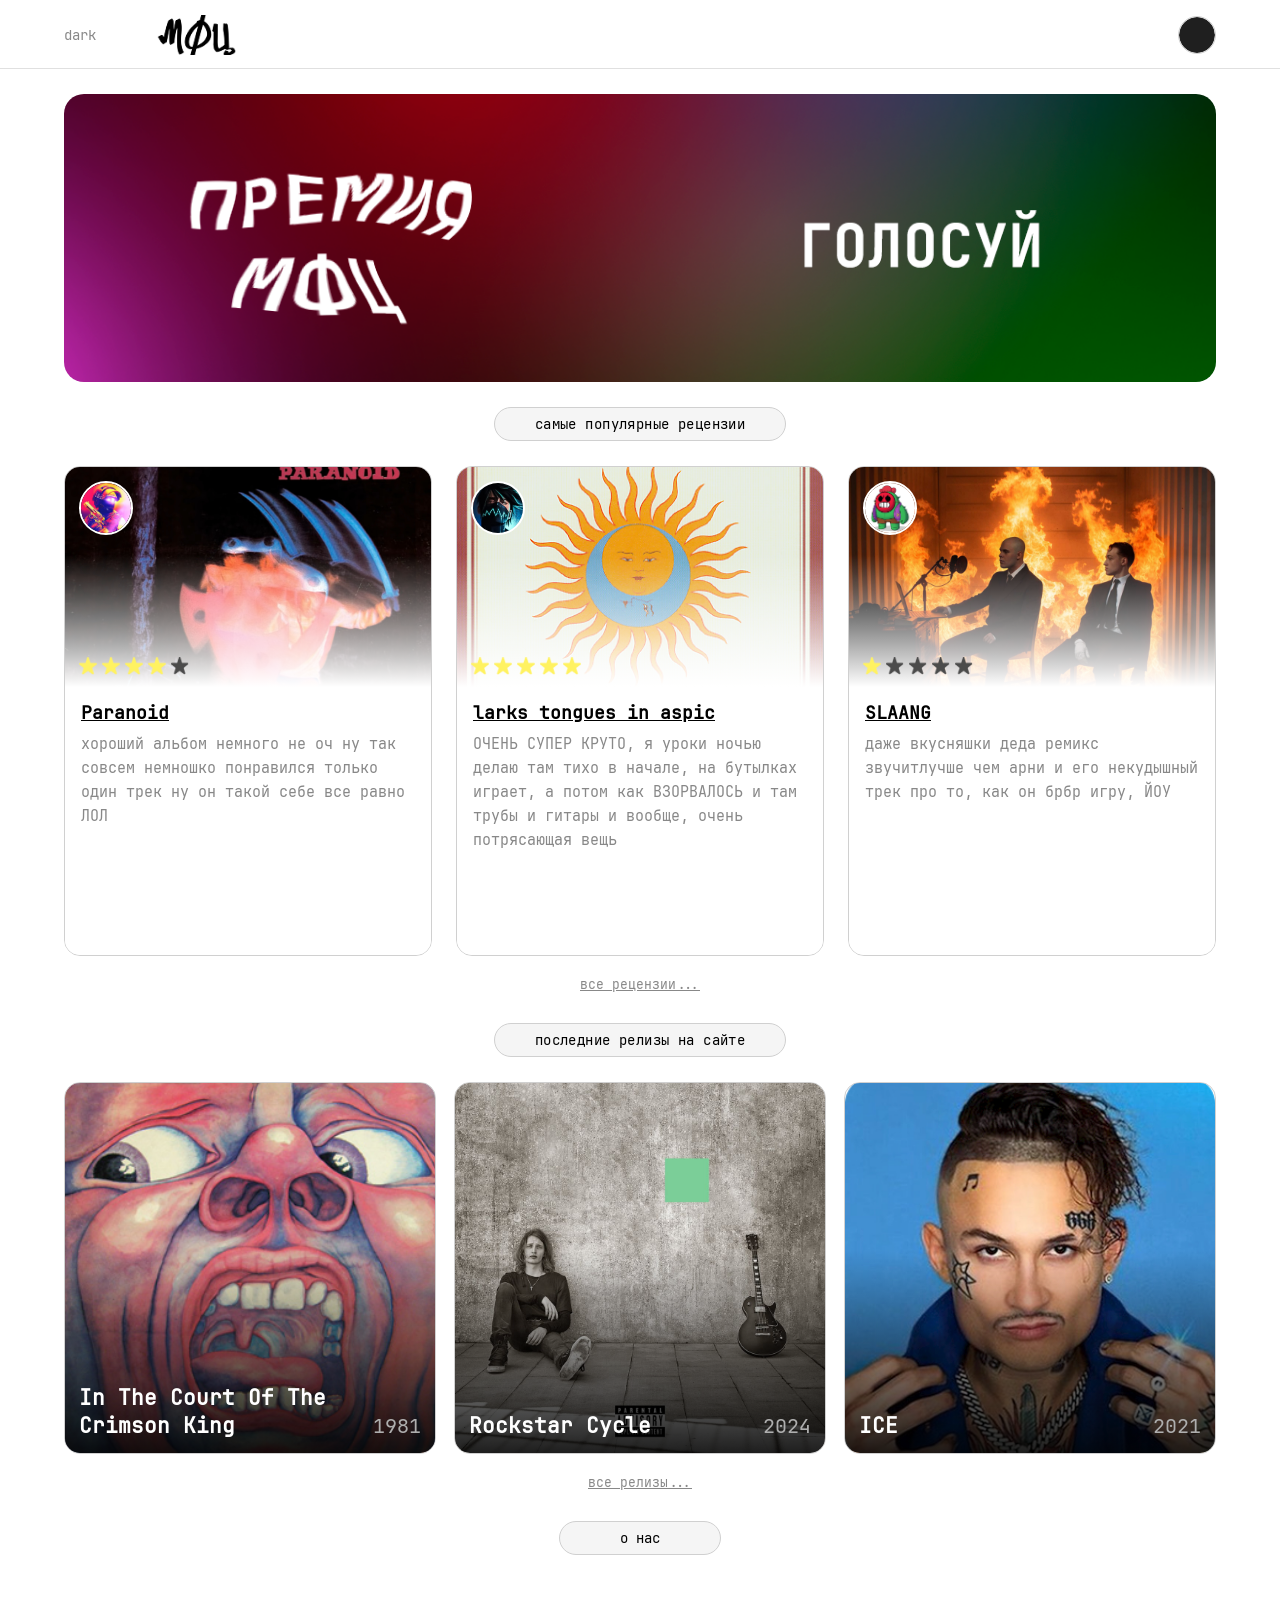
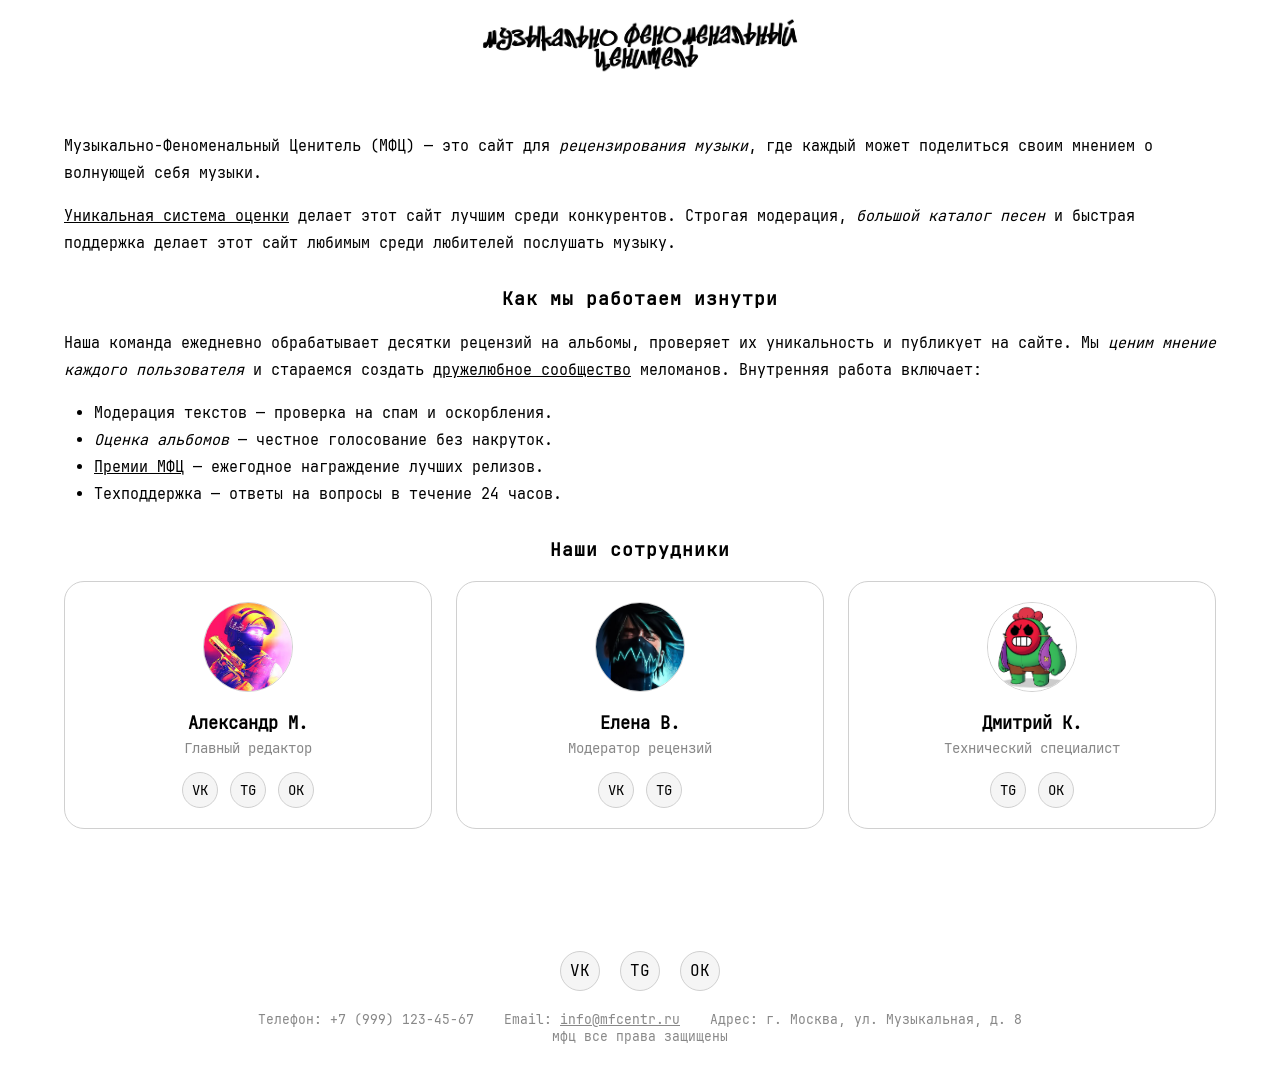
<file: index.html>
<!DOCTYPE html>
<html lang="ru">
<head>
    <meta charset="UTF-8">
    <meta name="viewport" content="width=device-width, initial-scale=1.0">
    <meta name="description" content="Главная страница музыкального портала МФЦ: популярные рецензии, последние релизы, информация о проекте.">
    <meta name="keywords" content="музыка, рецензии, главная, МФЦ, портал, популярные рецензии, последние релизы, музыкальный портал, рецензии на альбомы">
    <meta http-equiv="Cache-Control" content="max-age=86400">
    <meta http-equiv="Expires" content="1 day">
    <title>МФЦ — Главная</title>
    <link rel="stylesheet" href="style.css">
    <script src="js/theme.js" defer></script>
</head>
<body>

<header class="nav-panel">
    <div class="nav-panel-bg"></div>
    <div class="main-nav-panel">
        <div class="nav-left">
            <button class="theme-toggle">light</button>
            <a href="index.html" class="logo" itemscope itemtype="https://schema.org/Organization">
                <img id="logo-img" src="img/logo_dark.png" alt="Логотип МФЦ" itemprop="logo">
                <meta itemprop="name" content="Музыкально-Феноменальный Ценитель (МФЦ)">
                <meta itemprop="url" content="https://mfcentr.ru/">
                <meta itemprop="sameAs" content="https://vk.com/mfc">
                <meta itemprop="sameAs" content="https://t.me/mfc">
            </a>
        </div>
        <a href="cabinet.html" class="account-link">
            <div class="account">
                <img src="img/avatar.png" alt="Аватар профиля">
            </div>
        </a>
    </div>
</header>

<main>
    <div class="container">
        <div class="premii">
            <a href="premii.html">
                <img src="img/premiya.png" alt="Премия МФЦ 2026">
            </a>
        </div>

        <div class="zagolovok"><p>самые популярные рецензии</p></div>
        <div class="recenzii">
            <div class="recenz-card">
                <div class="card-media">
                    <img class="card-img" src="img/covers/black_sabbath_cover.jpg" alt="Обложка Black Sabbath Paranoid">
                    <div class="card-gradient"></div>
                    <div class="card-stars">
                        <img src="img/star_full.png" alt="Звезда полная">
                        <img src="img/star_full.png" alt="Звезда полная">
                        <img src="img/star_full.png" alt="Звезда полная">
                        <img src="img/star_full.png" alt="Звезда полная">
                        <img src="img/star_empty.png" alt="Звезда пустая">
                    </div>
                </div>
                <img class="card-profile" src="img/avatars/standof_ava.jpg" alt="Аватар standof">
                <div class="card-content">
                    <p class="card-title">Paranoid</p>
                    <p class="card-description">хороший альбом немного не оч ну так совсем немношко понравился только один трек ну он такой себе все равно ЛОЛ</p>
                </div>
            </div>
            <div class="recenz-card">
                <div class="card-media">
                    <img class="card-img" src="img/covers/Larks_tongues_in_aspic_album_cover.jpg" alt="Обложка Larks Tongues in Aspic">
                    <div class="card-gradient"></div>
                    <div class="card-stars">
                        <img src="img/star_full.png" alt="Звезда полная">
                        <img src="img/star_full.png" alt="Звезда полная">
                        <img src="img/star_full.png" alt="Звезда полная">
                        <img src="img/star_full.png" alt="Звезда полная">
                        <img src="img/star_full.png" alt="Звезда полная">
                    </div>
                </div>
                <img class="card-profile" src="img/avatars/krutaya_ava.png" alt="Аватар krutaya_ava">
                <div class="card-content">
                    <p class="card-title">larks tongues in aspic</p>
                    <p class="card-description">ОЧЕНЬ СУПЕР КРУТО, я уроки ночью делаю там тихо в начале, на бутылках играет, а потом как ВЗОРВАЛОСЬ и там трубы и гитары и вообще, очень потрясающая вещь</p>
                </div>
            </div>
            <div class="recenz-card">
                <div class="card-media">
                    <img class="card-img" src="img/covers/Slaang.jpg" alt="Обложка SLAANG">
                    <div class="card-gradient"></div>
                    <div class="card-stars">
                        <img src="img/star_full.png" alt="Звезда полная">
                        <img src="img/star_empty.png" alt="Звезда пустая">
                        <img src="img/star_empty.png" alt="Звезда пустая">
                        <img src="img/star_empty.png" alt="Звезда пустая">
                        <img src="img/star_empty.png" alt="Звезда пустая">
                    </div>
                </div>
                <img class="card-profile" src="img/avatars/spike.png" alt="Аватар spike">
                <div class="card-content">
                    <p class="card-title">SLAANG</p>
                    <p class="card-description">даже вкусняшки деда ремикс звучитлучше чем арни и его некудышный трек про то, как он брбр игру, ЙОУ</p>
                </div>
            </div>
        </div>
        <a class="vse-link" href="recenzii.html">все рецензии...</a>

        <div class="zagolovok"><p>последние релизы на сайте</p></div>
        <div class="relizy">
            <div class="reliz-card">
                <img class="reliz-img" src="img/covers/crimson_king.jpeg" alt="Обложка In The Court Of The Crimson King">
                <div class="reliz-gradient"></div>
                <div class="reliz-info"><p class="reliz-title">In The Court Of The Crimson King</p><p class="reliz-year">1981</p></div>
            </div>
            <a href="album.html">
                <div class="reliz-card">
                    <img class="reliz-img" src="img/covers/rockstar_cycle.jpg" alt="Обложка Rockstar Cycle">
                    <div class="reliz-gradient"></div>
                    <div class="reliz-info"><p class="reliz-title">Rockstar Cycle</p><p class="reliz-year">2024</p></div>
                </div>
            </a>
            <div class="reliz-card">
                <img class="reliz-img" src="img/covers/ice.png" alt="Обложка ICE">
                <div class="reliz-gradient"></div>
                <div class="reliz-info"><p class="reliz-title">ICE</p><p class="reliz-year">2021</p></div>
            </div>
        </div>
        <a class="vse-link" href="katalog.html">все релизы...</a>


        
         <div class="o-nas-section" itemscope itemtype="https://schema.org/Organization">
            <h2 class="o-nas-btn" itemprop="name">о нас</h2>

            <img id="big-logo-img" class="o-nas-title" src="img/big_logo_dark.png" alt="Большой логотип МФЦ" itemprop="logo">

            <div itemprop="description">
                <p class="o-nas-text"><strong>Музыкально-Феноменальный Ценитель (МФЦ)</strong> — это сайт для <em>рецензирования музыки</em>, где каждый может поделиться своим мнением о волнующей себя музыки.</p>
                <p class="o-nas-text"><u>Уникальная система оценки</u> делает этот сайт лучшим среди конкурентов. <strong>Строгая модерация</strong>, <em>большой каталог песен</em> и <strong>быстрая поддержка</strong> делает этот сайт любимым среди любителей послушать музыку.</p>
            </div>

            <h3 class="team-title" itemprop="alternativeHeadline">Как мы работаем изнутри</h3>
            <p class="o-nas-text">Наша команда ежедневно обрабатывает десятки <strong>рецензий на альбомы</strong>, проверяет их уникальность и публикует на сайте. Мы <em>ценим мнение каждого пользователя</em> и стараемся создать <u>дружелюбное сообщество</u> меломанов. Внутренняя работа включает:</p>
            <ul class="o-nas-text" style="margin-left: 30px; margin-bottom: 20px;">
                <li><strong>Модерация текстов</strong> — проверка на спам и оскорбления.</li>
                <li><em>Оценка альбомов</em> — честное голосование без накруток.</li>
                <li><u>Премии МФЦ</u> — ежегодное награждение лучших релизов.</li>
                <li><strong>Техподдержка</strong> — ответы на вопросы в течение 24 часов.</li>
            </ul>

            <h3 class="team-title">Наши сотрудники</h3>
            <div class="team-grid">
                <div class="team-card" itemscope itemtype="https://schema.org/Person" itemprop="employee">
                    <img class="team-avatar" src="img/avatars/standof_ava.jpg" alt="Аватар Александра" itemprop="image">
                    <div class="team-name" itemprop="name">Александр М.</div>
                    <div class="team-role" itemprop="jobTitle">Главный редактор</div>
                    <div class="social-links" itemprop="sameAs">
                        <a href="https://vk.com/mfc" class="social-link" target="_blank" rel="noopener">VK</a>
                        <a href="https://t.me/mfc" class="social-link" target="_blank" rel="noopener">TG</a>
                        <a href="https://ok.ru/mfc" class="social-link" target="_blank" rel="noopener">OK</a>
                    </div>
                </div>
                <div class="team-card" itemscope itemtype="https://schema.org/Person" itemprop="employee">
                    <img class="team-avatar" src="img/avatars/krutaya_ava.png" alt="Аватар Елены" itemprop="image">
                    <div class="team-name" itemprop="name">Елена В.</div>
                    <div class="team-role" itemprop="jobTitle">Модератор рецензий</div>
                    <div class="social-links" itemprop="sameAs">
                        <a href="https://vk.com/mfc" class="social-link" target="_blank" rel="noopener">VK</a>
                        <a href="https://t.me/mfc" class="social-link" target="_blank" rel="noopener">TG</a>
                    </div>
                </div>
                <div class="team-card" itemscope itemtype="https://schema.org/Person" itemprop="employee">
                    <img class="team-avatar" src="img/avatars/spike.png" alt="Аватар Дмитрия" itemprop="image">
                    <div class="team-name" itemprop="name">Дмитрий К.</div>
                    <div class="team-role" itemprop="jobTitle">Технический специалист</div>
                    <div class="social-links" itemprop="sameAs">
                        <a href="https://t.me" class="social-link" target="_blank" rel="noopener">TG</a>
                        <a href="https://ok.ru" class="social-link" target="_blank" rel="noopener">OK</a>
                    </div>
                </div>
            </div>
        </div>
    </div>

    <footer>
        <div class="footer-social">
            <a href="https://vk.com"class="social-link" target="_blank" rel="noopener">VK</a>
            <a href="https://t.me" class="social-link" target="_blank" rel="noopener">TG</a>
            <a href="https://ok.ru" class="social-link" target="_blank" rel="noopener">OK</a>
        </div>
        <div class="footer-contacts">
            <span>Телефон: +7 (999) 123-45-67</span>
            <span>Email: <a href="mailto:info@mfcentr.ru">info@mfcentr.ru</a></span>
            <span>Адрес: г. Москва, ул. Музыкальная, д. 8</span>
        </div>
        <p>мфц все права защищены</p>
    </footer>
</main>
</body>
</html>
</file>
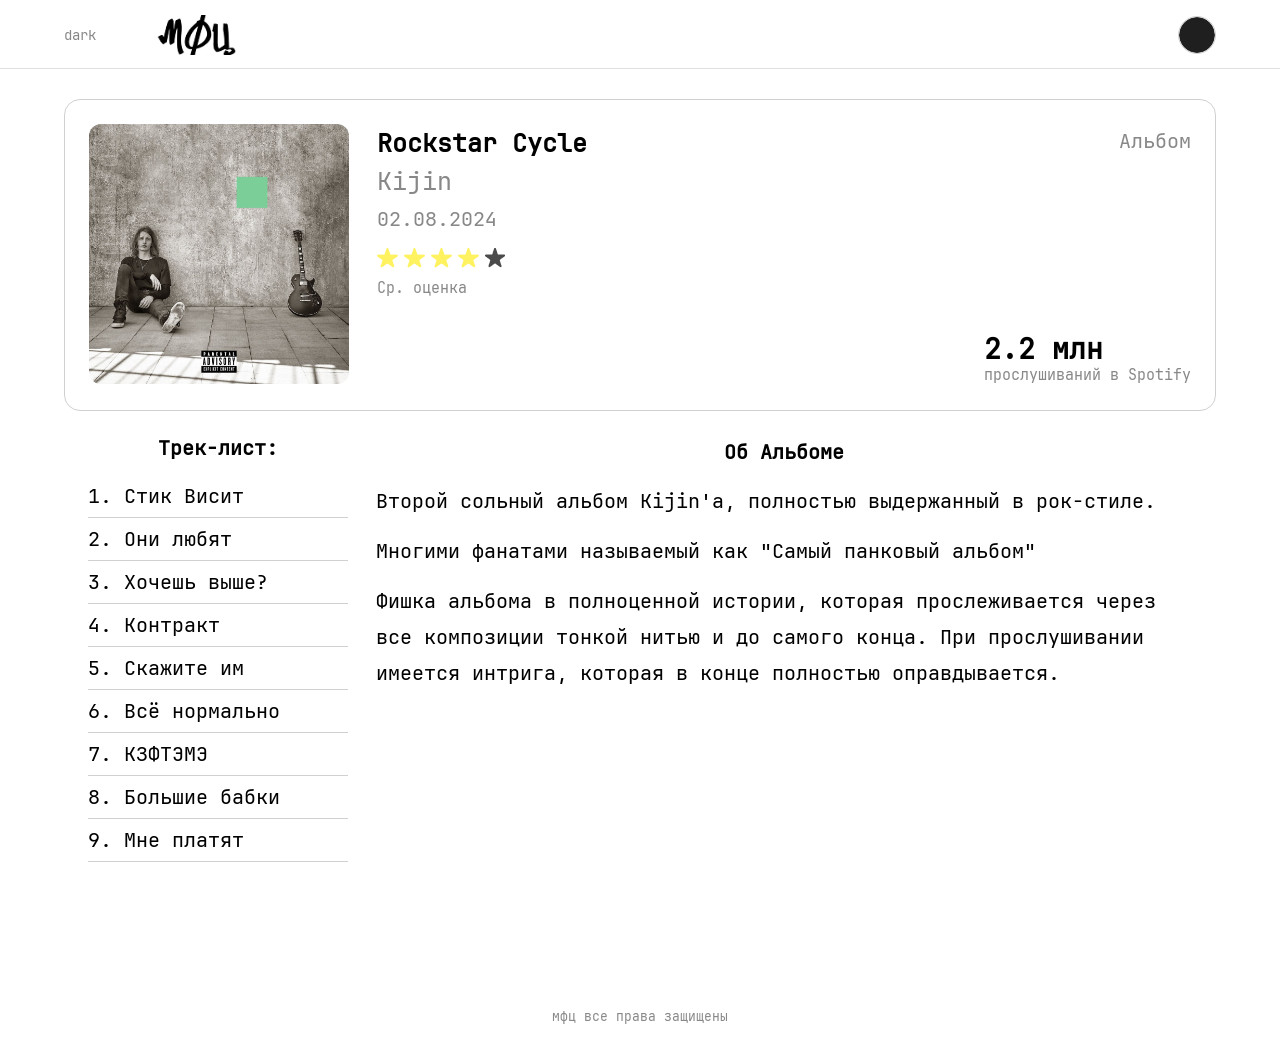
<file: album.html>
<!DOCTYPE html>
<html lang="ru">
<head>
    <meta charset="UTF-8">
    <meta name="viewport" content="width=device-width, initial-scale=1.0">
    <title>МФЦ — Rockstar Cycle</title>
    <meta name="description" content="Страница альбома Rockstar Cycle исполнителя Kijin: трек-лист, описание, средняя оценка, прослушивания.">
    <meta name="keywords" content="Rockstar Cycle, Kijin, альбом, трек-лист, рок, МФЦ, обложка, рецензия">
    <link rel="stylesheet" href="style.css">
    <script src="js/theme.js" defer></script>
</head>
<body>
    <header class="nav-panel">
        <div class="nav-panel-bg"></div>
        <div class="main-nav-panel">
            <div class="nav-left">
                <button class="theme-toggle">light</button>
                <a href="index.html" class="logo">
                    <img id="logo-img" src="img/logo_dark.png" alt="Логотип МФЦ">
                </a>
            </div>
            <a href="cabinet.html" class="account-link">
                <div class="account">
                    <img src="img/avatar.png" alt="Аватар профиля">
                </div>
            </a>
        </div>
    </header>

    <main>
        <div class="container">
            <div class="album-page">

                <div class="album-card">
                    <div class="album-cover">
                        <img src="img/covers/rockstar_cycle.jpg" alt="Обложка Rockstar Cycle">
                    </div>

                    <div class="album-info">
                        <p class="album-name">Rockstar Cycle</p>
                        <p class="album-artist">Kijin</p>
                        <p class="album-date">02.08.2024</p>

                        <div class="album-stars">
                            <img src="img/star_full.png" alt="Звезда полная">
                            <img src="img/star_full.png" alt="Звезда полная">
                            <img src="img/star_full.png" alt="Звезда полная">
                            <img src="img/star_full.png" alt="Звезда полная">
                            <img src="img/star_empty.png" alt="Звезда пустая">
                        </div>
                        <p class="album-rating-label">Ср. оценка</p>
                    </div>

                    <div class="album-meta-right">
                        <p class="album-type">Альбом</p>
                        <div>
                            <p class="album-streams-num">2.2 млн</p>
                            <p class="album-streams-label">прослушиваний в Spotify</p>
                        </div>
                    </div>
                </div>

                <div class="album-bottom">
                    <div class="tracklist-col">
                        <p class="tracklist-title">Трек-лист:</p>
                        <ol class="tracklist">
                            <li>1. Стик Висит</li>
                            <li>2. Они любят</li>
                            <li>3. Хочешь выше?</li>
                            <li>4. Контракт</li>
                            <li>5. Скажите им</li>
                            <li>6. Всё нормально</li>
                            <li>7. КЗФТЭМЭ</li>
                            <li>8. Большие бабки</li>
                            <li>9. Мне платят</li>
                        </ol>
                    </div>

                    <div class="album-about-col">
                        <p class="album-about-title">Об Альбоме</p>
                        <p class="album-about-text">Второй сольный альбом Kijin'а, полностью выдержанный в рок-стиле.</p>
                        <p class="album-about-text">Многими фанатами называемый как "Самый панковый альбом"</p>
                        <p class="album-about-text">Фишка альбома в полноценной истории, которая прослеживается через все композиции тонкой нитью и до самого конца. При прослушивании имеется интрига, которая в конце полностью оправдывается.</p>
                    </div>
                </div>

            </div>
        </div>

        <footer>
            <p>мфц все права защищены</p>
        </footer>
    </main>
</body>
</html>
</file>
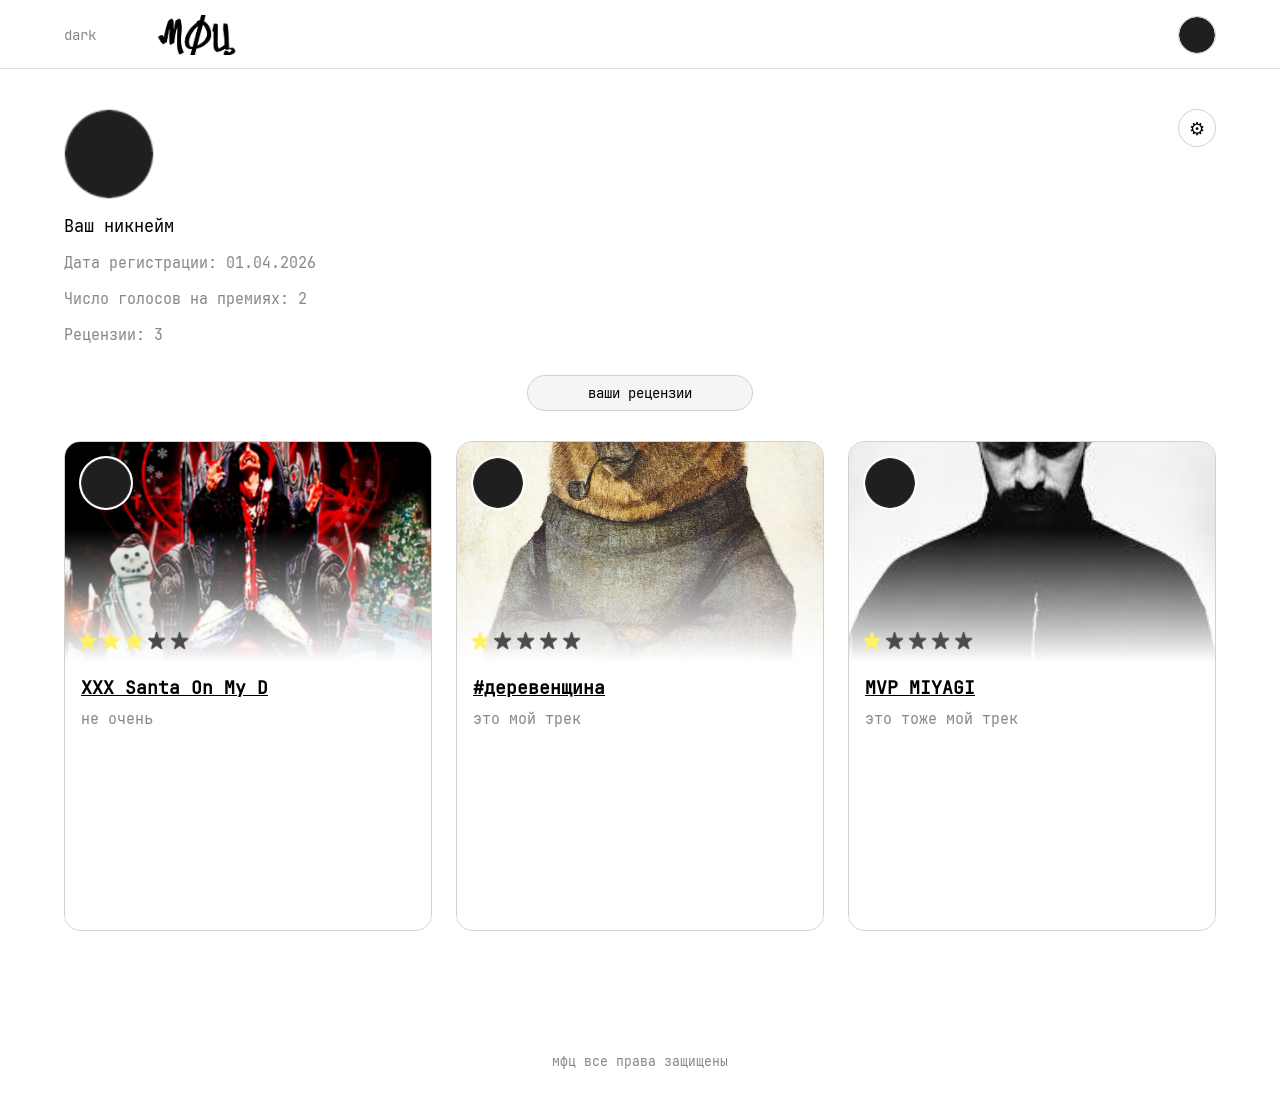
<file: cabinet.html>
<!DOCTYPE html>
<html lang="ru">
<head>
    <meta charset="UTF-8">
    <meta name="viewport" content="width=device-width, initial-scale=1.0">
    <title>МФЦ — Личный кабинет</title>
    <meta name="description" content="Личный кабинет пользователя МФЦ: ваши рецензии, статистика, настройки профиля.">
    <meta name="keywords" content="личный кабинет, профиль, рецензии, пользователь, статистика, МФЦ">
    <link rel="stylesheet" href="style.css">
    <script src="js/theme.js" defer></script>
</head>
<body>
    <header class="nav-panel">
        <div class="nav-panel-bg"></div>
        <div class="main-nav-panel">
            <div class="nav-left">
                <button class="theme-toggle">light</button>
                <a href="index.html" class="logo">
                    <img id="logo-img" src="img/logo_dark.png" alt="Логотип МФЦ">
                </a>
            </div>
            <a href="cabinet.html" class="account-link">
                <div class="account">
                    <img src="img/avatar.png" alt="Аватар профиля">
                </div>
            </a>
        </div>
    </header>

    <main>
        <div class="container">
            <div class="cabinet-top">
                <div class="cabinet-user">
                    <div class="cabinet-avatar">
                        <img src="img/avatar.png" alt="Аватар пользователя">
                    </div>
                    <p class="cabinet-name">Ваш никнейм</p>
                    <p class="cabinet-description">Дата регистрации: 01.04.2026</p>
                    <p class="cabinet-description">Число голосов на премиях: 2</p>
                    <p class="cabinet-description">Рецензии: 3</p>
                </div>
                <button class="cabinet-settings-btn" title="Настройки">⚙</button>
            </div>

            <div class="cabinet-reviews-title">ваши рецензии</div>

            <div class="recenzii">
                <div class="recenz-card">
                    <div class="card-media">
                        <img class="card-img" src="img/covers/anon_ember_xxx.png" alt="Обложка Anon Ember XXX">
                        <div class="card-gradient"></div>
                        <div class="card-stars">
                            <img src="img/star_full.png" alt="Звезда полная">
                            <img src="img/star_full.png" alt="Звезда полная">
                            <img src="img/star_full.png" alt="Звезда полная">
                            <img src="img/star_empty.png" alt="Звезда пустая">
                            <img src="img/star_empty.png" alt="Звезда пустая">
                        </div>
                    </div>
                    <img class="card-profile" src="img/avatar.png" alt="Аватар">
                    <div class="card-content">
                        <p class="card-title">XXX Santa On My D</p>
                        <p class="card-description">не очень</p>
                    </div>
                </div>

                <div class="recenz-card">
                    <div class="card-media">
                        <img class="card-img" src="img/covers/heshteg_derevenchina.jpg" alt="Обложка #деревенщина">
                        <div class="card-gradient"></div>
                        <div class="card-stars">
                            <img src="img/star_full.png" alt="Звезда полная">
                            <img src="img/star_empty.png" alt="Звезда пустая">
                            <img src="img/star_empty.png" alt="Звезда пустая">
                            <img src="img/star_empty.png" alt="Звезда пустая">
                            <img src="img/star_empty.png" alt="Звезда пустая">
                        </div>
                    </div>
                    <img class="card-profile" src="img/avatar.png" alt="Аватар">
                    <div class="card-content">
                        <p class="card-title">#деревенщина</p>
                        <p class="card-description">это мой трек</p>
                    </div>
                </div>

                <div class="recenz-card">
                    <div class="card-media">
                        <img class="card-img" src="img/covers/mvp_miyagi.jpg" alt="Обложка MVP MIYAGI">
                        <div class="card-gradient"></div>
                        <div class="card-stars">
                            <img src="img/star_full.png" alt="Звезда полная">
                            <img src="img/star_empty.png" alt="Звезда пустая">
                            <img src="img/star_empty.png" alt="Звезда пустая">
                            <img src="img/star_empty.png" alt="Звезда пустая">
                            <img src="img/star_empty.png" alt="Звезда пустая">
                        </div>
                    </div>
                    <img class="card-profile" src="img/avatar.png" alt="Аватар">
                    <div class="card-content">
                        <p class="card-title">MVP MIYAGI</p>
                        <p class="card-description">это тоже мой трек</p>
                    </div>
                </div>
            </div>
        </div>

        <footer>
            <p>мфц все права защищены</p>
        </footer>
    </main>
</body>
</html>
</file>
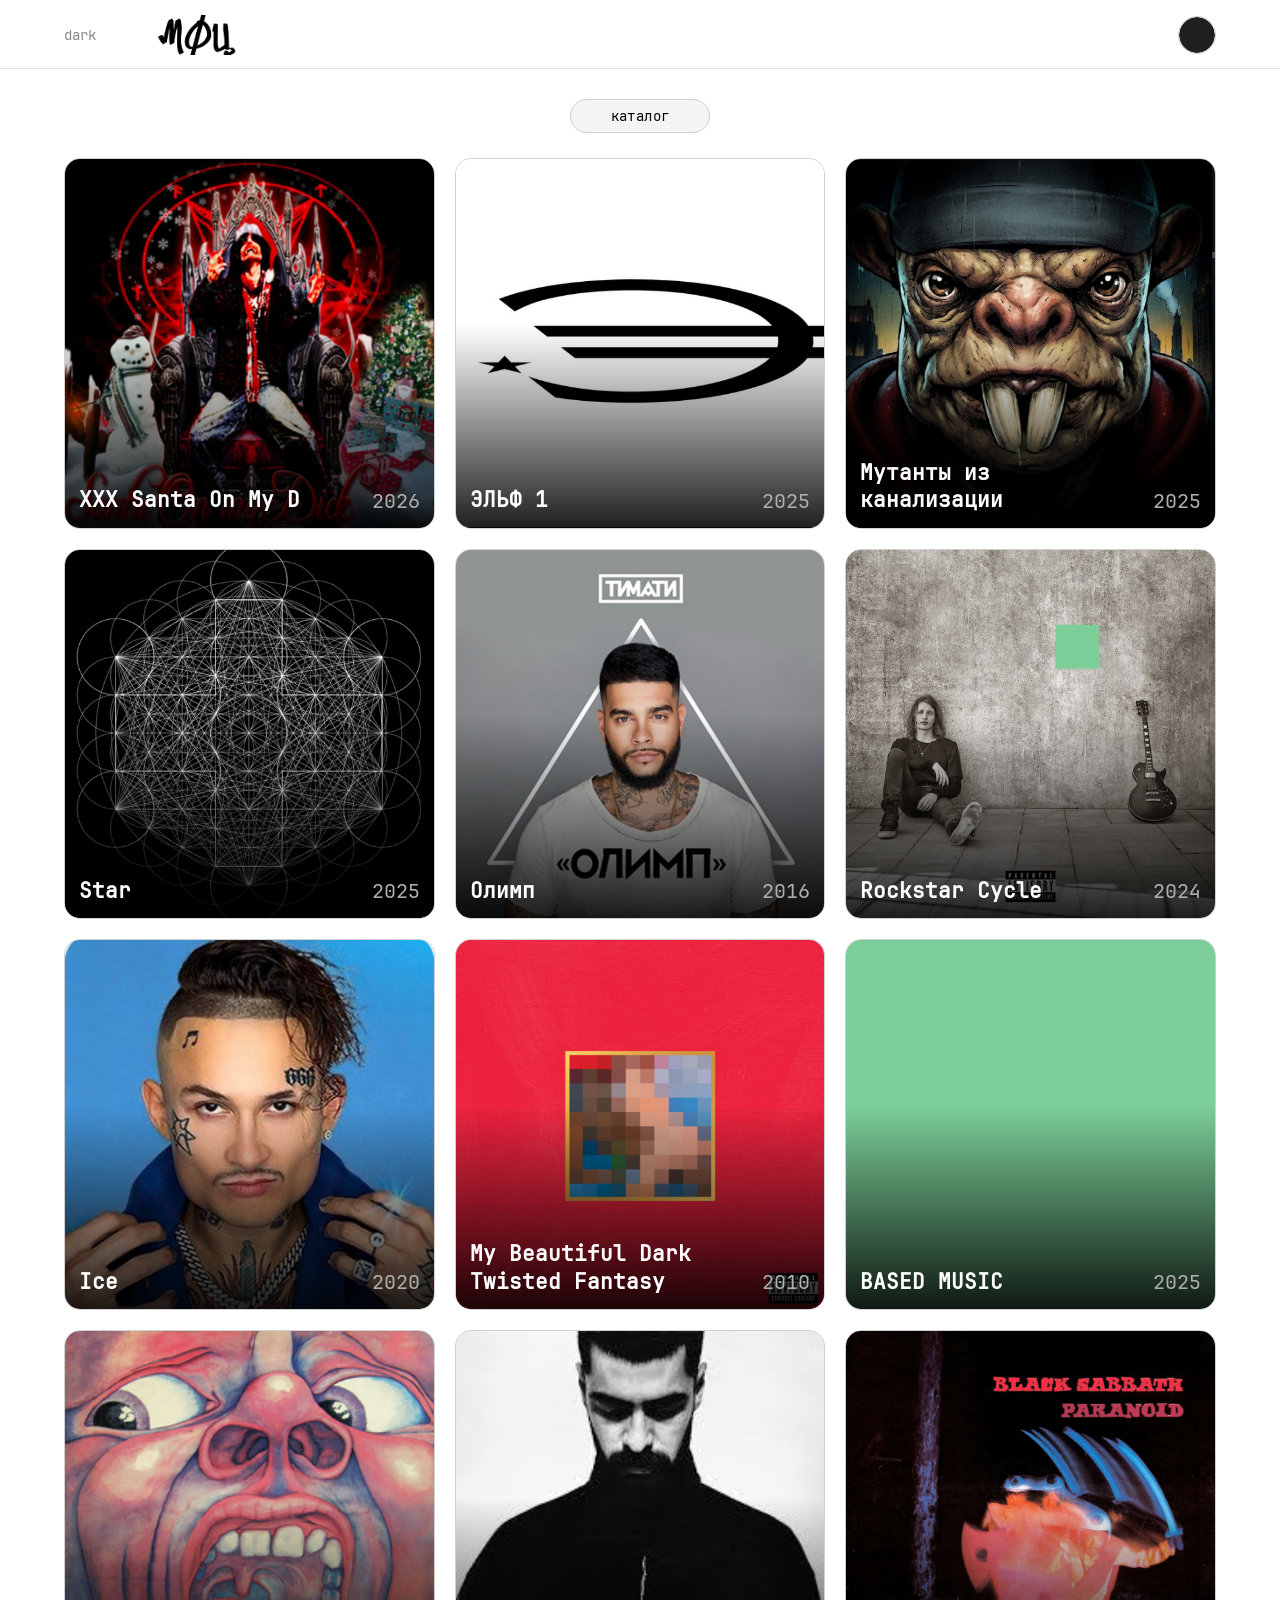
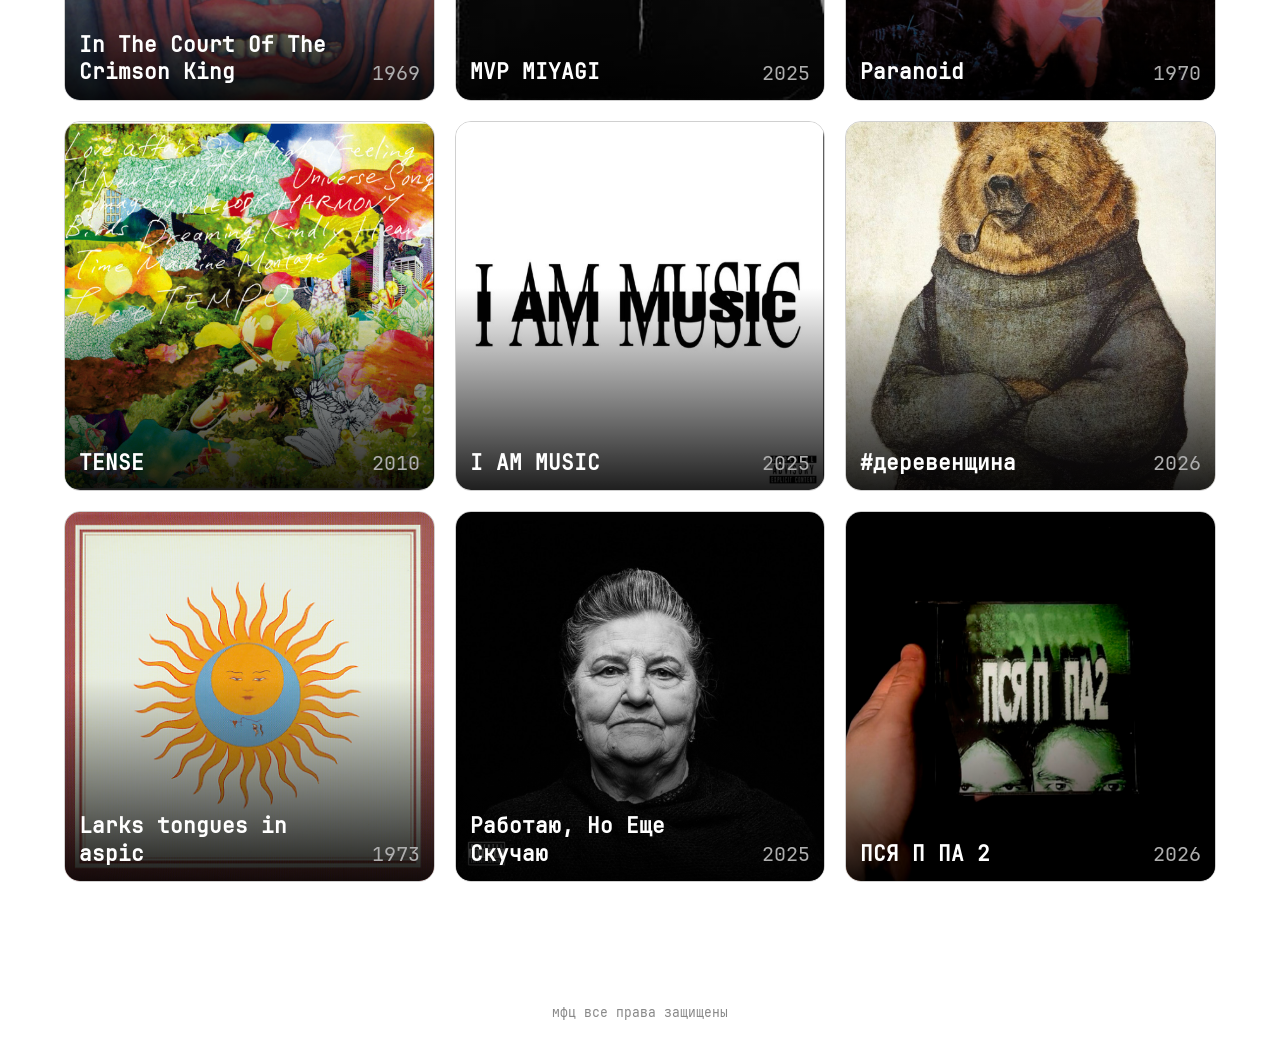
<file: katalog.html>
<!DOCTYPE html>
<html lang="ru">
<head>
    <meta charset="UTF-8">
    <meta name="viewport" content="width=device-width, initial-scale=1.0">
    <title>МФЦ — Каталог</title>
    <meta name="description" content="Каталог музыкальных релизов МФЦ: альбомы, обложки, годы выпуска, переход к странице альбома.">
    <meta name="keywords" content="каталог, альбомы, релизы, обложки, музыка, МФЦ, дискография">
    <link rel="stylesheet" href="style.css">
    <script src="js/theme.js" defer></script>
</head>
<body>
    <header class="nav-panel">
        <div class="nav-panel-bg"></div>
        <div class="main-nav-panel">
            <div class="nav-left">
                <button class="theme-toggle">light</button>
                <a href="index.html" class="logo">
                    <img id="logo-img" src="img/logo_dark.png" alt="Логотип МФЦ">
                </a>
            </div>
            <a href="cabinet.html" class="account-link">
                <div class="account">
                    <img src="img/avatar.png" alt="Аватар профиля">
                </div>
            </a>
        </div>
    </header>

    <main>
        <div class="container">
            <div class="zagolovok" style="margin-top:30px;"><p>каталог</p></div>

            <div class="katalog-grid">
                <div class="reliz-card">
                    <img class="reliz-img" src="img/covers/anon_ember_xxx.png" alt="Обложка Anon Ember XXX">
                    <div class="reliz-gradient"></div>
                    <div class="reliz-info"><p class="reliz-title">XXX Santa On My D</p><p class="reliz-year">2026</p></div>
                </div>
                <div class="reliz-card">
                    <img class="reliz-img" src="img/covers/elf1.png" alt="Обложка ЭЛЬФ 1">
                    <div class="reliz-gradient"></div>
                    <div class="reliz-info"><p class="reliz-title">ЭЛЬФ 1</p><p class="reliz-year">2025</p></div>
                </div>
                <div class="reliz-card">
                    <img class="reliz-img" src="img/covers/mutanti_iz_kanalizacii.png" alt="Обложка Мутанты из канализации">
                    <div class="reliz-gradient"></div>
                    <div class="reliz-info"><p class="reliz-title">Мутанты из канализации</p><p class="reliz-year">2025</p></div>
                </div>
                <div class="reliz-card">
                    <img class="reliz-img" src="img/covers/star_2hollis.png" alt="Обложка Star">
                    <div class="reliz-gradient"></div>
                    <div class="reliz-info"><p class="reliz-title">Star</p><p class="reliz-year">2025</p></div>
                </div>
                <div class="reliz-card">
                    <img class="reliz-img" src="img/covers/olimp.png" alt="Обложка Олимп">
                    <div class="reliz-gradient"></div>
                    <div class="reliz-info"><p class="reliz-title">Олимп</p><p class="reliz-year">2016</p></div>
                </div>
                <a href="album.html">
                <div class="reliz-card">
                    <img class="reliz-img" src="img/covers/rockstar_cycle.jpg" alt="Обложка Rockstar Cycle">
                    <div class="reliz-gradient"></div>
                    <div class="reliz-info"><p class="reliz-title">Rockstar Cycle</p><p class="reliz-year">2024</p></div>
                </div>
                </a>
                <div class="reliz-card">
                    <img class="reliz-img" src="img/covers/ice.png" alt="Обложка Ice">
                    <div class="reliz-gradient"></div>
                    <div class="reliz-info"><p class="reliz-title">Ice</p><p class="reliz-year">2020</p></div>
                </div>
                <div class="reliz-card">
                    <img class="reliz-img" src="img/covers/my_beautiful_dark_twisted_fantasy.png" alt="Обложка My Beautiful Dark Twisted Fantasy">
                    <div class="reliz-gradient"></div>
                    <div class="reliz-info"><p class="reliz-title">My Beautiful Dark Twisted Fantasy</p><p class="reliz-year">2010</p></div>
                </div>
                <div class="reliz-card">
                    <img class="reliz-img" src="img/covers/based_music.png" alt="Обложка BASED MUSIC">
                    <div class="reliz-gradient"></div>
                    <div class="reliz-info"><p class="reliz-title">BASED MUSIC</p><p class="reliz-year">2025</p></div>
                </div>
                <div class="reliz-card">
                    <img class="reliz-img" src="img/covers/crimson_king.jpeg" alt="Обложка In The Court Of The Crimson King">
                    <div class="reliz-gradient"></div>
                    <div class="reliz-info"><p class="reliz-title">In The Court Of The Crimson King</p><p class="reliz-year">1969</p></div>
                </div>
                <div class="reliz-card">
                    <img class="reliz-img" src="img/covers/mvp_miyagi.jpg" alt="Обложка MVP MIYAGI">
                    <div class="reliz-gradient"></div>
                    <div class="reliz-info"><p class="reliz-title">MVP MIYAGI</p><p class="reliz-year">2025</p></div>
                </div>
                <div class="reliz-card">
                    <img class="reliz-img" src="img/covers/black_sabbath_cover.jpg" alt="Обложка Paranoid">
                    <div class="reliz-gradient"></div>
                    <div class="reliz-info"><p class="reliz-title">Paranoid</p><p class="reliz-year">1970</p></div>
                </div>
                <div class="reliz-card">
                    <img class="reliz-img" src="img/covers/free_tempo_tense.png" alt="Обложка TENSE">
                    <div class="reliz-gradient"></div>
                    <div class="reliz-info"><p class="reliz-title">TENSE</p><p class="reliz-year">2010</p></div>
                </div>
                <div class="reliz-card">
                    <img class="reliz-img" src="img/covers/i_am_music.png" alt="Обложка I AM MUSIC">
                    <div class="reliz-gradient"></div>
                    <div class="reliz-info"><p class="reliz-title">I AM MUSIC</p><p class="reliz-year">2025</p></div>
                </div>
                <div class="reliz-card">
                    <img class="reliz-img" src="img/covers/heshteg_derevenchina.jpg" alt="Обложка #деревенщина">
                    <div class="reliz-gradient"></div>
                    <div class="reliz-info"><p class="reliz-title">#деревенщина</p><p class="reliz-year">2026</p></div>
                </div>
                <div class="reliz-card">
                    <img class="reliz-img" src="img/covers/Larks_tongues_in_aspic_album_cover.jpg" alt="Обложка Larks Tongues in Aspic">
                    <div class="reliz-gradient"></div>
                    <div class="reliz-info"><p class="reliz-title">Larks tongues in aspic</p><p class="reliz-year">1973</p></div>
                </div>
                <div class="reliz-card">
                    <img class="reliz-img" src="img/covers/ogbuda.png" alt="Обложка Ogbuda">
                    <div class="reliz-gradient"></div>
                    <div class="reliz-info"><p class="reliz-title">Работаю, Но Еще Скучаю</p><p class="reliz-year">2025</p></div>
                </div>
                <div class="reliz-card">
                    <img class="reliz-img" src="img/covers/psya_p_pa2.png" alt="Обложка ПСЯ П ПА 2">
                    <div class="reliz-gradient"></div>
                    <div class="reliz-info"><p class="reliz-title">ПСЯ П ПА 2</p><p class="reliz-year">2026</p></div>
                </div>
            </div>
        </div>

        <footer>
            <p>мфц все права защищены</p>
        </footer>
    </main>
</body>
</html>
</file>
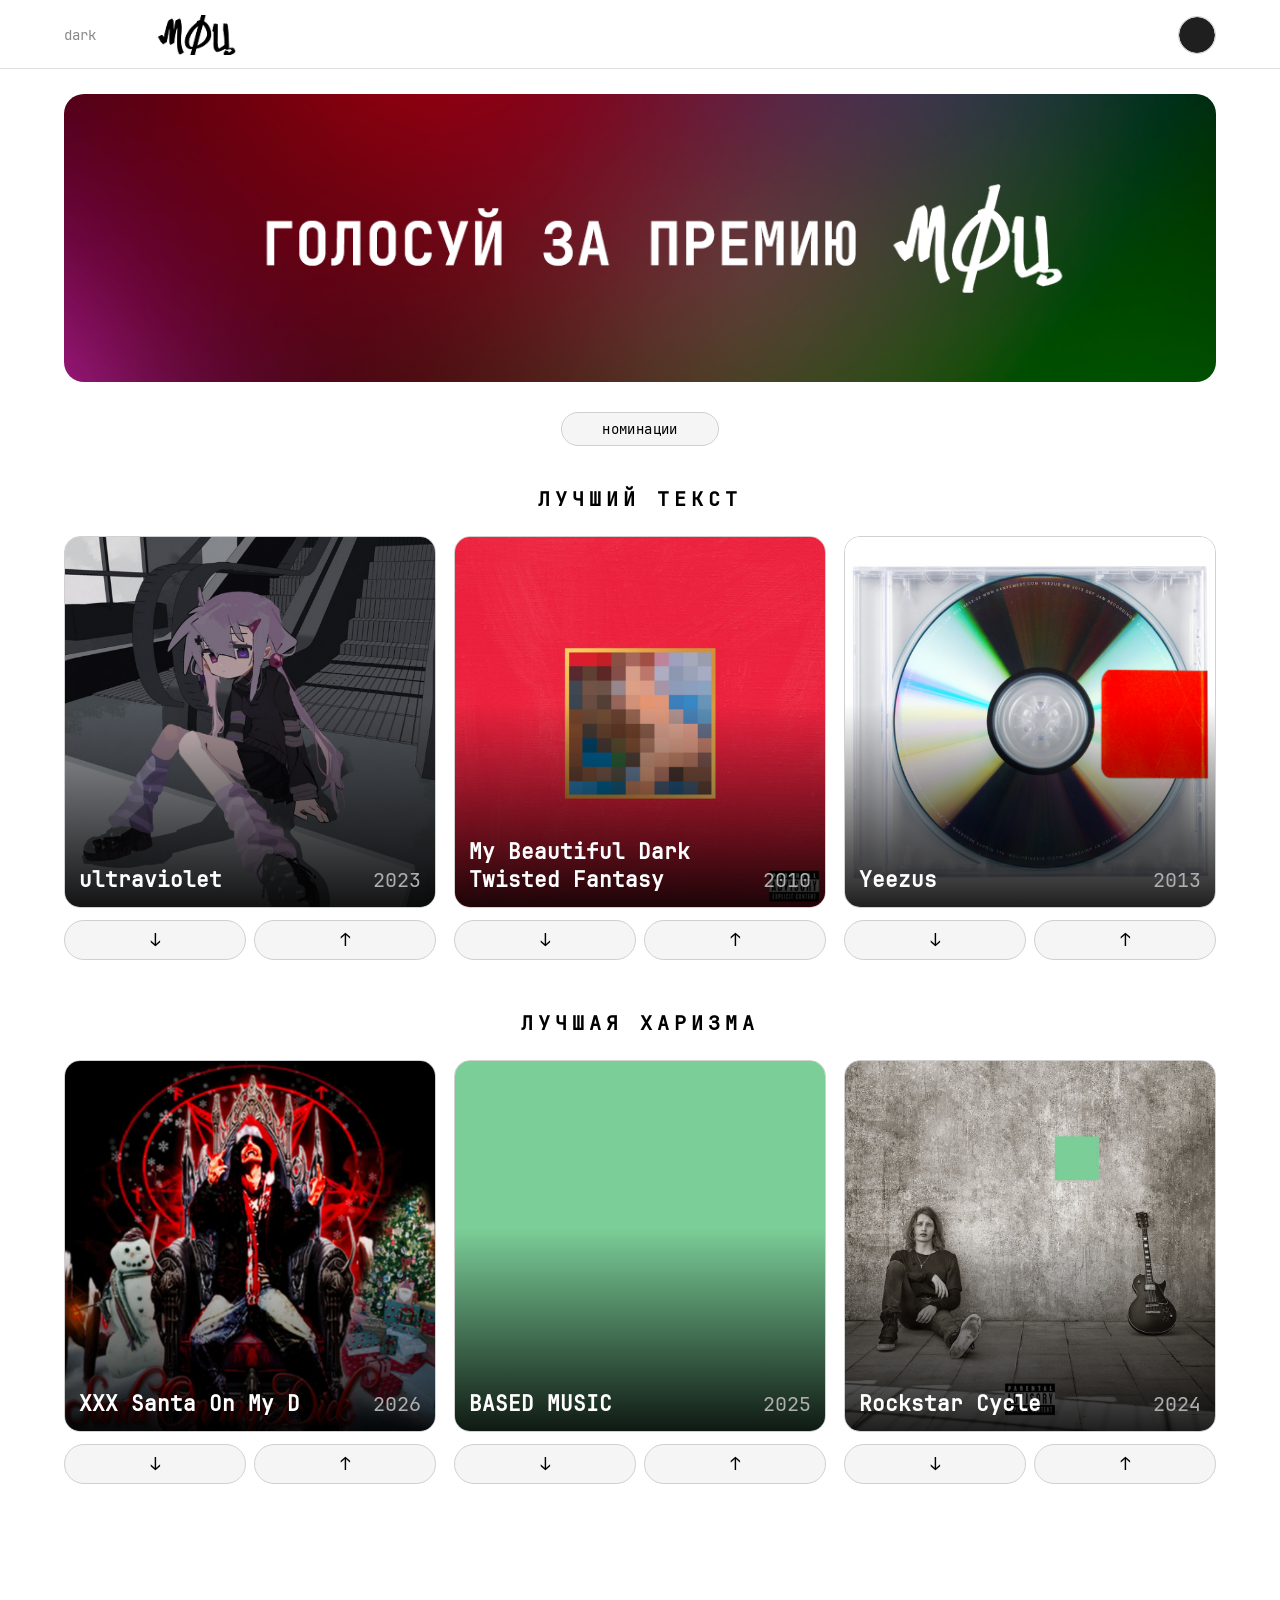
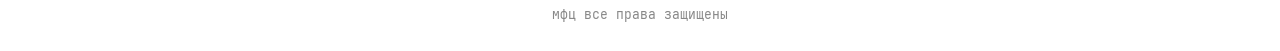
<file: premii.html>
<!DOCTYPE html>
<html lang="ru">
<head>
    <meta charset="UTF-8">
    <meta name="viewport" content="width=device-width, initial-scale=1.0, user-scalable=yes">
    <title>МФЦ — Премии</title>
    <meta name="description" content="Премии МФЦ: голосование за лучший текст и лучшую харизму, номинанты года.">
    <meta name="keywords" content="премия, голосование, номинации, лучший текст, харизма, МФЦ, музыкальная премия">
    <link rel="stylesheet" href="style.css">
    <script src="js/theme.js" defer></script>
</head>
<body>
    <header class="nav-panel">
        <div class="nav-panel-bg"></div>
        <div class="main-nav-panel">
            <div class="nav-left">
                <button class="theme-toggle">light</button>
                <a href="index.html" class="logo">
                    <img id="logo-img" src="img/logo_dark.png" alt="Логотип МФЦ">
                </a>
            </div>
            <a href="cabinet.html" class="account-link">
                <div class="account">
                    <img src="img/avatar.png" alt="Аватар профиля">
                </div>
            </a>
        </div>
    </header>

    <main>
        <div class="container">
            <div class="premii">
                <img src="img/golosyi.png" alt="Голосуй за премию МФЦ">
            </div>

            <div class="zagolovok" style="margin-top:30px;"><p>номинации</p></div>

            <div class="nomination-block">
                <h2 class="nomination-title">лучший текст</h2>

                <div class="nomination-items">
                    <div class="nomination-item">
                        <div class="reliz-card">
                            <img class="reliz-img" src="img/covers/ultraviolet.png" alt="Обложка ultraviolet">
                            <div class="reliz-gradient"></div>
                            <div class="reliz-info">
                                <p class="reliz-title">ultraviolet</p>
                                <p class="reliz-year">2023</p>
                            </div>
                        </div>
                        <div class="vote-pair">
                            <button class="vote-btn">↓</button>
                            <button class="vote-btn">↑</button>
                        </div>
                    </div>
                    <div class="nomination-item">
                        <div class="reliz-card">
                            <img class="reliz-img" src="img/covers/my_beautiful_dark_twisted_fantasy.png" alt="Обложка My Beautiful Dark Twisted Fantasy">
                            <div class="reliz-gradient"></div>
                            <div class="reliz-info">
                                <p class="reliz-title">My Beautiful Dark Twisted Fantasy</p>
                                <p class="reliz-year">2010</p>
                            </div>
                        </div>
                        <div class="vote-pair">
                            <button class="vote-btn">↓</button>
                            <button class="vote-btn">↑</button>
                        </div>
                    </div>
                    <div class="nomination-item">
                        <div class="reliz-card">
                            <img class="reliz-img" src="img/covers/yeezus.png" alt="Обложка Yeezus">
                            <div class="reliz-gradient"></div>
                            <div class="reliz-info">
                                <p class="reliz-title">Yeezus</p>
                                <p class="reliz-year">2013</p>
                            </div>
                        </div>
                        <div class="vote-pair">
                            <button class="vote-btn">↓</button>
                            <button class="vote-btn">↑</button>
                        </div>
                    </div>
                </div>
            </div>

            <div class="nomination-block">
                <h2 class="nomination-title">лучшая харизма</h2>

                <div class="nomination-items">
                    <div class="nomination-item">
                        <div class="reliz-card">
                            <img class="reliz-img" src="img/covers/anon_ember_xxx.png" alt="Обложка Anon Ember XXX">
                            <div class="reliz-gradient"></div>
                            <div class="reliz-info">
                                <p class="reliz-title">XXX Santa On My D</p>
                                <p class="reliz-year">2026</p>
                            </div>
                        </div>
                        <div class="vote-pair">
                            <button class="vote-btn">↓</button>
                            <button class="vote-btn">↑</button>
                        </div>
                    </div>
                    <div class="nomination-item">
                        <div class="reliz-card">
                            <img class="reliz-img" src="img/covers/based_music.png" alt="Обложка BASED MUSIC">
                            <div class="reliz-gradient"></div>
                            <div class="reliz-info">
                                <p class="reliz-title">BASED MUSIC</p>
                                <p class="reliz-year">2025</p>
                            </div>
                        </div>
                        <div class="vote-pair">
                            <button class="vote-btn">↓</button>
                            <button class="vote-btn">↑</button>
                        </div>
                    </div>
                    <div class="nomination-item">
                        <div class="reliz-card">
                            <img class="reliz-img" src="img/covers/rockstar_cycle.jpg" alt="Обложка Rockstar Cycle">
                            <div class="reliz-gradient"></div>
                            <div class="reliz-info">
                                <p class="reliz-title">Rockstar Cycle</p>
                                <p class="reliz-year">2024</p>
                            </div>
                        </div>
                        <div class="vote-pair">
                            <button class="vote-btn">↓</button>
                            <button class="vote-btn">↑</button>
                        </div>
                    </div>
                </div>
            </div>
        </div>

        <footer>
            <p>мфц все права защищены</p>
        </footer>
    </main>
</body>
</html>
</file>
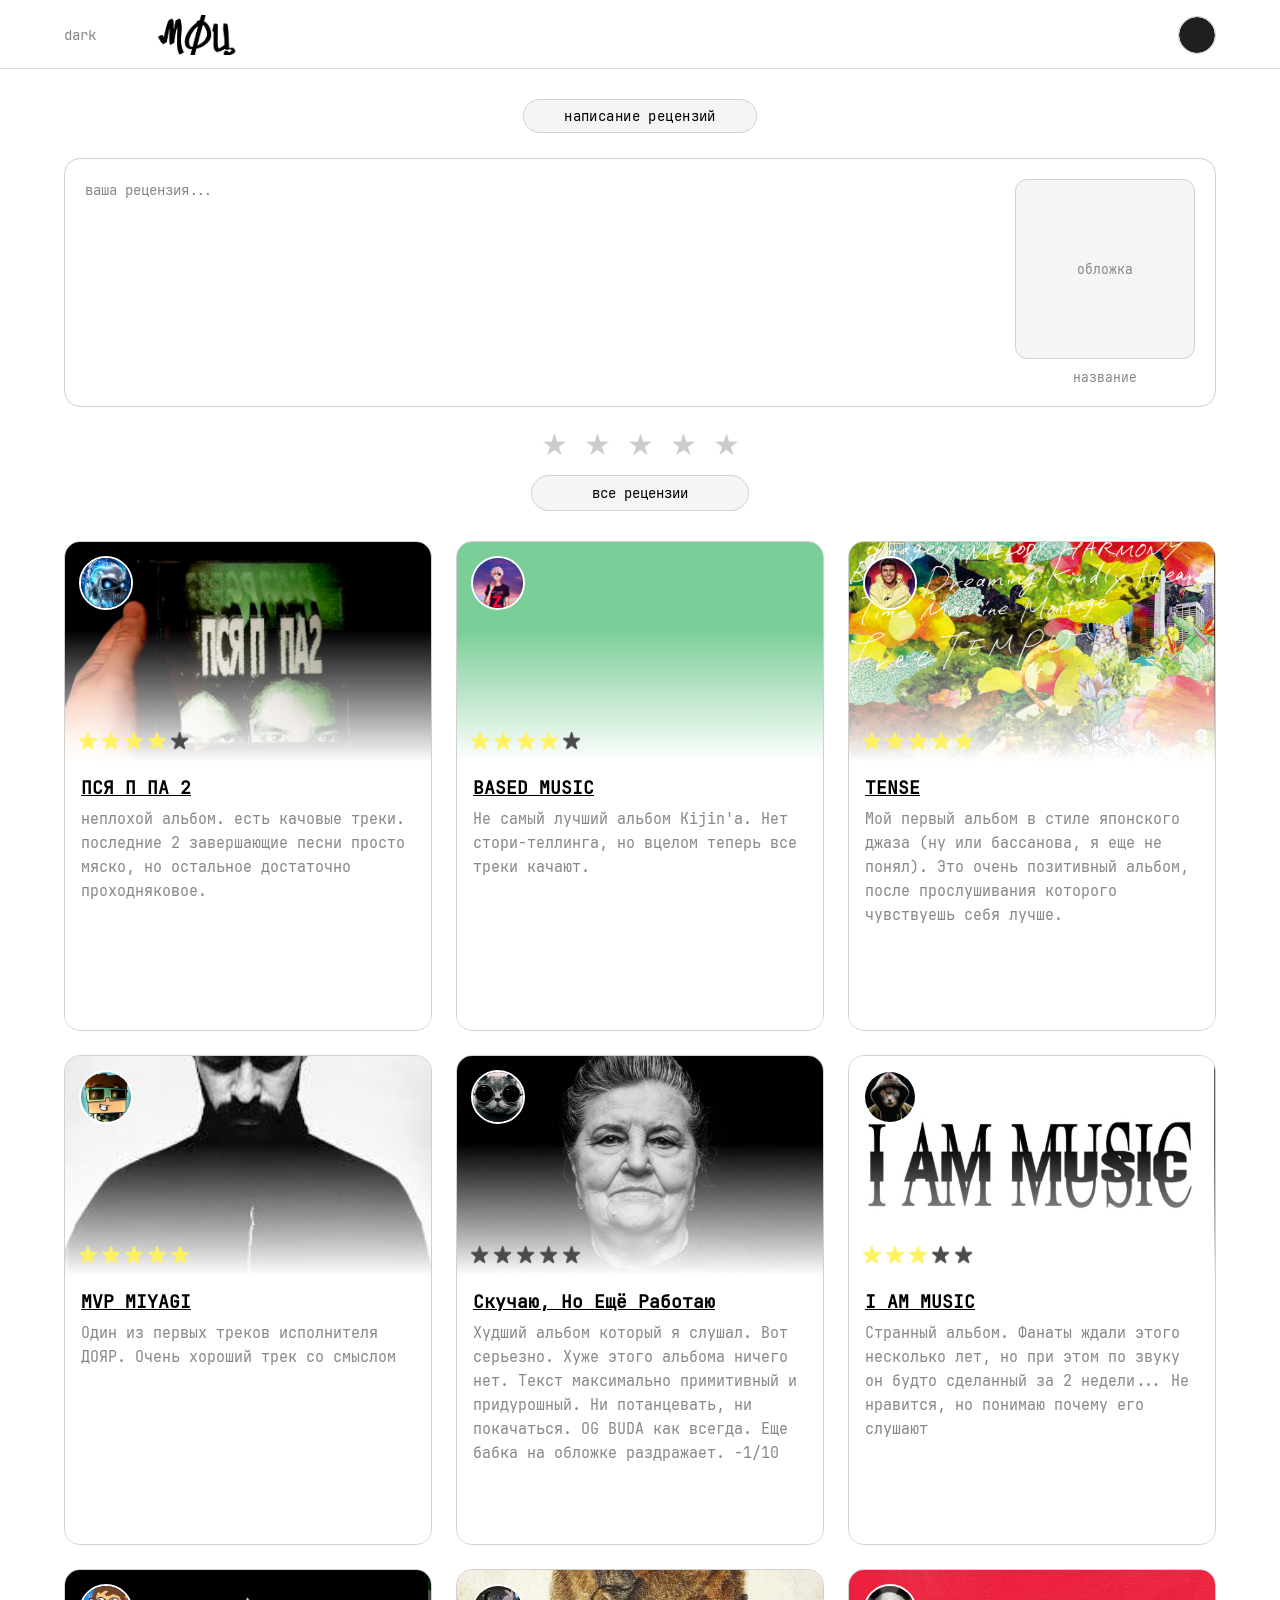
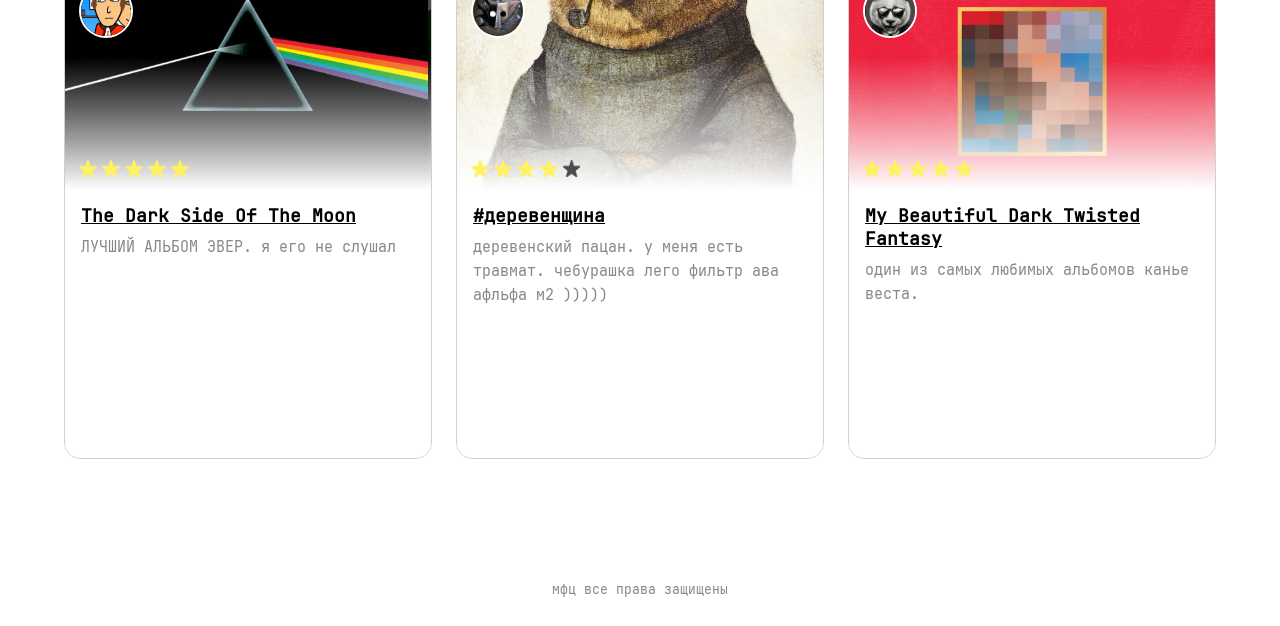
<file: recenzii.html>
<!DOCTYPE html>
<html lang="ru">
<head>
    <meta charset="UTF-8">
    <meta name="viewport" content="width=device-width, initial-scale=1.0">
    <title>МФЦ — Рецензии</title>
    <meta name="description" content="Все рецензии пользователей МФЦ: оценки, отзывы на альбомы, форма для написания своей рецензии.">
    <meta name="keywords" content="рецензии, отзывы, оценки, пользователи, альбомы, МФЦ, написать рецензию">
    <link rel="stylesheet" href="style.css">
    <script src="js/theme.js" defer></script>
</head>
<body>
    <header class="nav-panel">
        <div class="nav-panel-bg"></div>
        <div class="main-nav-panel">
            <div class="nav-left">
                <button class="theme-toggle">light</button>
                <a href="index.html" class="logo">
                    <img id="logo-img" src="img/logo_dark.png" alt="Логотип МФЦ">
                </a>
            </div>
            <a href="cabinet.html" class="account-link">
                <div class="account">
                    <img src="img/avatar.png" alt="Аватар профиля">
                </div>
            </a>
        </div>
    </header>

    <main>
        <div class="container">
            <div class="write-section">
                <div class="zagolovok"><p>написание рецензий</p></div>

                <div class="write-form-wrap">
                    <textarea class="write-textarea" placeholder="ваша рецензия..."></textarea>
                    <div class="write-cover-col">
                        <div class="write-cover-box">обложка</div>
                        <span class="write-cover-name">название</span>
                    </div>
                </div>
            </div>

            <div class="stars-row" id="starsRow">
                <span data-val="1">★</span>
                <span data-val="2">★</span>
                <span data-val="3">★</span>
                <span data-val="4">★</span>
                <span data-val="5">★</span>
            </div>

            <div class="all-btn">все рецензии</div>

            <div class="recenzii" id="recenziiGrid">
                <div class="recenz-card">
                    <div class="card-media">
                        <img class="card-img" src="img/covers/psya_p_pa2.png" alt="Обложка ПСЯ П ПА 2">
                        <div class="card-gradient"></div>
                        <div class="card-stars">
                            <img src="img/star_full.png" alt="Звезда полная">
                            <img src="img/star_full.png" alt="Звезда полная">
                            <img src="img/star_full.png" alt="Звезда полная">
                            <img src="img/star_full.png" alt="Звезда полная">
                            <img src="img/star_empty.png" alt="Звезда пустая">
                        </div>
                    </div>
                    <img class="card-profile" src="img/avatars/cherep.png" alt="Аватар cherep">
                    <div class="card-content">
                        <p class="card-title">ПСЯ П ПА 2</p>
                        <p class="card-description">неплохой альбом. есть качовые треки. последние 2 завершающие песни просто мяско, но остальное достаточно проходняковое.</p>
                    </div>
                </div>

                <div class="recenz-card">
                    <div class="card-media">
                        <img class="card-img" src="img/covers/based_music.png" alt="Обложка BASED MUSIC">
                        <div class="card-gradient"></div>
                        <div class="card-stars">
                            <img src="img/star_full.png" alt="Звезда полная">
                            <img src="img/star_full.png" alt="Звезда полная">
                            <img src="img/star_full.png" alt="Звезда полная">
                            <img src="img/star_full.png" alt="Звезда полная">
                            <img src="img/star_empty.png" alt="Звезда пустая">
                        </div>
                    </div>
                    <img class="card-profile" src="img/avatars/kaneki_ken.png" alt="Аватар kaneki_ken">
                    <div class="card-content">
                        <p class="card-title">BASED MUSIC</p>
                        <p class="card-description">Не самый лучший альбом Kijin'а. Нет стори-теллинга, но вцелом теперь все треки качают.</p>
                    </div>
                </div>

                <div class="recenz-card">
                    <div class="card-media">
                        <img class="card-img" src="img/covers/free_tempo_tense.png" alt="Обложка TENSE">
                        <div class="card-gradient"></div>
                        <div class="card-stars">
                            <img src="img/star_full.png" alt="Звезда полная">
                            <img src="img/star_full.png" alt="Звезда полная">
                            <img src="img/star_full.png" alt="Звезда полная">
                            <img src="img/star_full.png" alt="Звезда полная">
                            <img src="img/star_full.png" alt="Звезда полная">
                        </div>
                    </div>
                    <img class="card-profile" src="img/avatars/subo_brat.png" alt="Аватар subo_brat">
                    <div class="card-content">
                        <p class="card-title">TENSE</p>
                        <p class="card-description">Мой первый альбом в стиле японского джаза (ну или бассанова, я еще не понял). Это очень позитивный альбом, после прослушивания которого чувствуешь себя лучше.</p>
                    </div>
                </div>

                <div class="recenz-card">
                    <div class="card-media">
                        <img class="card-img" src="img/covers/mvp_miyagi.jpg" alt="Обложка MVP MIYAGI">
                        <div class="card-gradient"></div>
                        <div class="card-stars">
                            <img src="img/star_full.png" alt="Звезда полная">
                            <img src="img/star_full.png" alt="Звезда полная">
                            <img src="img/star_full.png" alt="Звезда полная">
                            <img src="img/star_full.png" alt="Звезда полная">
                            <img src="img/star_full.png" alt="Звезда полная">
                        </div>
                    </div>
                    <img class="card-profile" src="img/avatars/kirill.png" alt="Аватар kirill">
                    <div class="card-content">
                        <p class="card-title">MVP MIYAGI</p>
                        <p class="card-description">Один из первых треков исполнителя ДОЯР. Очень хороший трек со смыслом</p>
                    </div>
                </div>
                
                <div class="recenz-card">
                    <div class="card-media">
                        <img class="card-img" src="img/covers/ogbuda.png" alt="Обложка Ogbuda">
                        <div class="card-gradient"></div>
                        <div class="card-stars">
                            <img src="img/star_empty.png" alt="Звезда пустая">
                            <img src="img/star_empty.png" alt="Звезда пустая">
                            <img src="img/star_empty.png" alt="Звезда пустая">
                            <img src="img/star_empty.png" alt="Звезда пустая">
                            <img src="img/star_empty.png" alt="Звезда пустая">
                        </div>
                    </div>
                    <img class="card-profile" src="img/avatars/kot_v_ochkah.png" alt="Аватар kot_v_ochkah">
                    <div class="card-content">
                        <p class="card-title">Скучаю, Но Ещё Работаю</p>
                        <p class="card-description">Худший альбом который я слушал. Вот серьезно. Хуже этого альбома ничего нет. Текст максимально примитивный и придурошный. Ни потанцевать, ни покачаться. OG BUDA как всегда. Еще бабка на обложке раздражает. -1/10</p>
                    </div>
                </div>

                <div class="recenz-card">
                    <div class="card-media">
                        <img class="card-img" src="img/covers/i_am_music.png" alt="Обложка I AM MUSIC">
                        <div class="card-gradient"></div>
                        <div class="card-stars">
                            <img src="img/star_full.png" alt="Звезда полная">
                            <img src="img/star_full.png" alt="Звезда полная">
                            <img src="img/star_full.png" alt="Звезда полная">
                            <img src="img/star_empty.png" alt="Звезда пустая">
                            <img src="img/star_empty.png" alt="Звезда пустая">
                        </div>
                    </div>
                    <img class="card-profile" src="img/avatars/kot_kapushon.png" alt="Аватар kot_kapushon">
                    <div class="card-content">
                        <p class="card-title">I AM MUSIC</p>
                        <p class="card-description">Странный альбом. Фанаты ждали этого несколько лет, но при этом по звуку он будто сделанный за 2 недели... Не нравится, но понимаю почему его слушают</p>
                    </div>
                </div>

                <div class="recenz-card">
                    <div class="card-media">
                        <img class="card-img" src="img/covers/the_dark_side_of_the_moon.png" alt="Обложка The Dark Side Of The Moon">
                        <div class="card-gradient"></div>
                        <div class="card-stars">
                            <img src="img/star_full.png" alt="Звезда полная">
                            <img src="img/star_full.png" alt="Звезда полная">
                            <img src="img/star_full.png" alt="Звезда полная">
                            <img src="img/star_full.png" alt="Звезда полная">
                            <img src="img/star_full.png" alt="Звезда полная">
                        </div>
                    </div>
                    <img class="card-profile" src="img/avatars/sanya_slanec.png" alt="Аватар sanya_slanec">
                    <div class="card-content">
                        <p class="card-title">The Dark Side Of The Moon</p>
                        <p class="card-description">ЛУЧШИЙ АЛЬБОМ ЭВЕР. я его не слушал</p>
                    </div>
                </div>

                <div class="recenz-card">
                    <div class="card-media">
                        <img class="card-img" src="img/covers/heshteg_derevenchina.jpg" alt="Обложка #деревенщина">
                        <div class="card-gradient"></div>
                        <div class="card-stars">
                            <img src="img/star_full.png" alt="Звезда полная">
                            <img src="img/star_full.png" alt="Звезда полная">
                            <img src="img/star_full.png" alt="Звезда полная">
                            <img src="img/star_full.png" alt="Звезда полная">
                            <img src="img/star_empty.png" alt="Звезда пустая">
                        </div>
                    </div>
                    <img class="card-profile" src="img/avatars/sanya.png" alt="Аватар sanya">
                    <div class="card-content">
                        <p class="card-title">#деревенщина</p>
                        <p class="card-description">деревенский пацан. у меня есть травмат. чебурашка лего фильтр ава афльфа м2 )))))</p>
                    </div>
                </div>

                <div class="recenz-card">
                    <div class="card-media">
                        <img class="card-img" src="img/covers/my_beautiful_dark_twisted_fantasy.png" alt="Обложка My Beautiful Dark Twisted Fantasy">
                        <div class="card-gradient"></div>
                        <div class="card-stars">
                            <img src="img/star_full.png" alt="Звезда полная">
                            <img src="img/star_full.png" alt="Звезда полная">
                            <img src="img/star_full.png" alt="Звезда полная">
                            <img src="img/star_full.png" alt="Звезда полная">
                            <img src="img/star_full.png" alt="Звезда полная">
                        </div>
                    </div>
                    <img class="card-profile" src="img/avatars/tupaya_panda.png" alt="Аватар tupaya_panda">
                    <div class="card-content">
                        <p class="card-title">My Beautiful Dark Twisted Fantasy</p>
                        <p class="card-description">один из самых любимых альбомов канье веста.</p>
                    </div>
                </div>
            </div>
        </div>

        <footer>
            <p>мфц все права защищены</p>
        </footer>
    </main>
</body>
</html>
</file>
<file: style.css>
@font-face {
    font-family: 'JetBrains Mono';
    src: url(JetBrainsMono-2.304/fonts/ttf/JetBrainsMono-Regular.ttf);
    font-display: swap;
}

:root {
    --bg: #000000;
    --bg-card: #1f1f1f;
    --bg-zagolovok: #0e0e0e;
    --stroke: #262626;
    --text: #ffffff;
    --text-muted: #aeaeae;
    --nav-glass: rgba(255, 255, 255, 0.05);
    --nav-border: #262626;
    --btn-bg: #0e0e0e;
    --btn-border: #262626;
    --star-empty: #444444;
    --input-bg: #111111;
    --input-border: #2a2a2a;
    --profile-bg: #1a1a1a;
    --vote-bg: #111111;
}

body.light {
    --bg: #ffffff;
    --bg-card: #ffffff;
    --bg-zagolovok: #f5f5f5;
    --stroke: #d0d0d0;
    --text: #000000;
    --text-muted: #888888;
    --nav-glass: rgba(255, 255, 255, 0.8);
    --nav-border: #e0e0e0;
    --btn-bg: #f5f5f5;
    --btn-border: #d0d0d0;
    --star-empty: #cccccc;
    --input-bg: #f5f5f5;
    --input-border: #d0d0d0;
    --profile-bg: #e8e8e8;
    --vote-bg: #f5f5f5;
}

* {
    font-family: 'JetBrains Mono', monospace;
    font-weight: 300;
    padding: 0;
    margin: 0;
    box-sizing: border-box;
    color: var(--text);
    transition: background-color 0.3s, border-color 0.3s;
}

body {
    background-color: var(--bg);
    min-height: 100vh;
}

a {
    text-decoration: none;
    color: inherit;
}

.nav-panel {
    top: 0;
    width: 100%;
    height: 69px;
    position: sticky;
    z-index: 1000;
    display: flex;
    align-items: center;
}

.nav-panel-bg {
    position: absolute;
    inset: 0;
    background-color: var(--nav-glass);
    backdrop-filter: blur(12px);
    -webkit-backdrop-filter: blur(12px);
    border-bottom: 1px solid var(--nav-border);
}

.main-nav-panel {
    position: relative;
    z-index: 1;
    width: 90%;
    max-width: 1200px;
    margin: 0 auto;
    display: flex;
    align-items: center;
    justify-content: space-between;
    height: 69px;
}

.nav-left {
    display: flex;
    align-items: center;
    gap: 20px;
    flex-shrink: 0;
}

.theme-toggle {
    font-size: 14px;
    color: var(--text-muted);
    cursor: pointer;
    background: none;
    border: none;
    font-family: 'JetBrains Mono', monospace;
    font-weight: 300;
    user-select: none;
    white-space: nowrap;
    transition: color 0.2s;
}

.theme-toggle:hover {
    color: var(--text);
}

.logo {
    flex-shrink: 0;
    line-height: 0;
}

.logo img {
    height: 40px;
    width: auto;
    display: block;
}

.account-link {
    flex-shrink: 0;
}

.account {
    width: 38px;
    height: 38px;
    border-radius: 50%;
    border: 1px solid var(--stroke);
    background: var(--bg-card);
    display: flex;
    align-items: center;
    justify-content: center;
    overflow: hidden;
    transition: border-color 0.3s;
}

.account img {
    width: 100%;
    height: 100%;
    object-fit: cover;
    border-radius: 50%;
    display: block;
}

.container {
    width: 90%;
    max-width: 1200px;
    margin: 0 auto;
}

.premii {
    margin-top: 25px;
}

.premii img {
    width: 100%;
    height: auto;
    border-radius: 20px;
    display: block;
}

.zagolovok {
    margin: 25px auto;
    font-size: 14px;
    border: 1px solid var(--btn-border);
    border-radius: 35px;
    text-align: center;
    width: fit-content;
    padding: 7px 40px;
    background-color: var(--btn-bg);
    letter-spacing: 0.03em;
}

.recenzii {
    display: grid;
    grid-template-columns: repeat(3, 1fr);
    gap: 24px;
    margin: 20px 0;
}

.recenz-card {
    position: relative;
    width: 100%;
    height: 490px;
    display: flex;
    flex-direction: column;
    border-radius: 16px;
    overflow: hidden;
    background: var(--bg-card);
    border: 1px solid var(--stroke);
    cursor: pointer;
    transition: transform 0.2s;
}

.recenz-card:hover {
    transform: translateY(-4px);
}

.card-media {
    position: relative;
    height: 45%;
    width: 100%;
    overflow: hidden;
    flex-shrink: 0;
}

.card-img {
    width: 100%;
    height: 100%;
    object-fit: cover;
    display: block;
}

.card-gradient {
    position: absolute;
    bottom: 0;
    left: 0;
    width: 100%;
    height: 60%;
    background: linear-gradient(to top, var(--bg-card), transparent);
    pointer-events: none;
    z-index: 1;
}

.card-stars {
    position: absolute;
    bottom: 12px;
    left: 14px;
    display: flex;
    flex-direction: row;
    gap: 5px;
    z-index: 2;
}

.card-stars img {
    width: 18px;
    height: 18px;
    display: block;
}

.star-svg {
    width: 18px;
    height: 18px;
    fill: #f5c518;
}

.star-svg.empty {
    fill: var(--star-empty);
}

.card-profile {
    position: absolute;
    top: 14px;
    left: 14px;
    width: 54px;
    height: 54px;
    border-radius: 50%;
    border: 2px solid white;
    object-fit: cover;
    z-index: 2;
    background: var(--profile-bg);
}

.card-content {
    flex: 1;
    padding: 14px 16px;
    display: flex;
    flex-direction: column;
    overflow: hidden;
    background: var(--bg-card);
}

.card-title {
    font-weight: 700;
    text-decoration: underline;
    margin: 0 0 8px 0;
    font-size: 18px;
    line-height: 1.3;
}

.card-description {
    margin: 0;
    font-size: 15px;
    line-height: 1.6;
    color: var(--text-muted);
    overflow-y: auto;
    flex: 1;
}

.vse-link {
    display: block;
    text-align: center;
    margin: 10px auto 30px;
    font-size: 13px;
    color: var(--text-muted);
    text-decoration: underline;
    cursor: pointer;
}

.vse-link:hover {
    color: var(--text);
}

.relizy {
    display: grid;
    grid-template-columns: repeat(3, 1fr);
    gap: 18px;
    margin: 20px 0;
}

.katalog-grid {
    display: grid;
    grid-template-columns: repeat(3, 1fr);
    gap: 20px;
    margin: 20px 0 60px;
}

.reliz-card {
    position: relative;
    width: 100%;
    aspect-ratio: 1 / 1;
    border-radius: 16px;
    overflow: hidden;
    background: var(--bg-card);
    border: 1px solid var(--stroke);
    cursor: pointer;
    transition: transform 0.2s;
}

.reliz-card:hover {
    transform: translateY(-4px);
}

.reliz-img {
    width: 100%;
    height: 100%;
    object-fit: cover;
    display: block;
}

.reliz-gradient {
    position: absolute;
    bottom: 0;
    left: 0;
    width: 100%;
    height: 55%;
    background: linear-gradient(to top, rgba(0, 0, 0, 0.88), transparent);
    pointer-events: none;
}

.reliz-info {
    position: absolute;
    bottom: 14px;
    left: 14px;
    right: 14px;
    display: flex;
    align-items: flex-end;
    justify-content: space-between;
}

.reliz-title {
    font-weight: 700;
    font-size: 21px;
    line-height: 1.3;
    max-width: 75%;
    color: #ffffff;
}

.reliz-year {
    font-size: 20px;
    color: #aeaeae;
    flex-shrink: 0;
}

.o-nas-section {
    margin: 20px 0 40px;
}

.o-nas-btn {
    display: block;
    text-align: center;
    margin: 0 auto 20px;
    font-size: 14px;
    border: 1px solid var(--btn-border);
    border-radius: 35px;
    width: fit-content;
    padding: 7px 60px;
    background-color: var(--btn-bg);
}

.o-nas-title {
    display: block;
    max-width: 420px;
    height: auto;
    margin: 20px auto 30px;
}

.o-nas-text {
    font-size: 15px;
    line-height: 1.8;
    margin-bottom: 16px;
}

.write-section {
    margin: 30px 0 20px;
}

.write-form-wrap {
    border: 1px solid var(--stroke);
    border-radius: 16px;
    background: var(--bg-card);
    padding: 20px;
    display: grid;
    grid-template-columns: 1fr 180px;
    gap: 20px;
    min-height: 220px;
}

.write-textarea {
    width: 100%;
    height: 100%;
    min-height: 180px;
    background: transparent;
    border: none;
    outline: none;
    font-family: 'JetBrains Mono', monospace;
    font-weight: 300;
    font-size: 14px;
    color: var(--text);
    resize: none;
    line-height: 1.6;
}

.write-textarea::placeholder {
    color: var(--text-muted);
}

.write-cover-col {
    display: flex;
    flex-direction: column;
    align-items: center;
    gap: 10px;
}

.write-cover-box {
    width: 100%;
    aspect-ratio: 1 / 1;
    border: 1px solid var(--stroke);
    border-radius: 12px;
    background: var(--input-bg);
    display: flex;
    align-items: center;
    justify-content: center;
    color: var(--text-muted);
    font-size: 13px;
    cursor: pointer;
}

.write-cover-box:hover {
    border-color: var(--text-muted);
}

.write-cover-name {
    font-size: 13px;
    color: var(--text-muted);
    text-align: center;
}

.stars-row {
    display: flex;
    justify-content: center;
    gap: 16px;
    margin: 22px 0 16px;
}

.stars-row span {
    font-size: 30px;
    cursor: pointer;
    color: var(--star-empty);
    user-select: none;
    transition: color 0.15s, transform 0.1s;
    line-height: 1;
}

.stars-row span:hover,
.stars-row span.active {
    color: #f5c518;
    transform: scale(1.1);
}

.all-btn {
    display: block;
    text-align: center;
    margin: 0 auto 30px;
    font-size: 14px;
    border: 1px solid var(--btn-border);
    border-radius: 35px;
    width: fit-content;
    padding: 8px 60px;
    background-color: var(--btn-bg);
    cursor: pointer;
}

.cabinet-top {
    margin: 40px 0 30px;
    position: relative;
    display: flex;
    align-items: flex-start;
    justify-content: space-between;
}

.cabinet-user {
    display: flex;
    flex-direction: column;
    gap: 16px;
}

.cabinet-avatar {
    width: 90px;
    height: 90px;
    border-radius: 50%;
    background: var(--profile-bg);
    border: 1px solid var(--stroke);
    overflow: hidden;
    display: flex;
    align-items: center;
    justify-content: center;
    flex-shrink: 0;
}

.cabinet-avatar img {
    width: 100%;
    height: 100%;
    object-fit: cover;
}

.cabinet-name {
    font-size: 17px;
    color: var(--text);
}

.cabinet-description{
    color: var(--text-muted);
    font-size: 15px;
}

.cabinet-settings-btn {
    width: 38px;
    height: 38px;
    border-radius: 50%;
    border: 1px solid var(--stroke);
    background: var(--bg-card);
    display: flex;
    align-items: center;
    justify-content: center;
    cursor: pointer;
    font-size: 18px;
    flex-shrink: 0;
}

.cabinet-settings-btn:hover {
    background: var(--stroke);
}

.cabinet-reviews-title {
    display: block;
    text-align: center;
    margin: 0 auto 30px;
    font-size: 14px;
    border: 1px solid var(--btn-border);
    border-radius: 35px;
    width: fit-content;
    padding: 8px 60px;
    background-color: var(--btn-bg);
}

.nomination-block {
    margin: 40px 0 50px;
}

.nomination-title {
    font-weight: 700;
    font-size: 20px;
    letter-spacing: 5px;
    text-transform: uppercase;
    text-align: center;
    margin-bottom: 24px;
}

.nomination-items {
    display: grid;
    grid-template-columns: repeat(3, 1fr);
    gap: 18px;
}

.nomination-item {
    display: flex;
    flex-direction: column;
}

.vote-pair {
    display: flex;
    gap: 8px;
    justify-content: space-between;
    margin-top: 12px;
}

.vote-btn {
    flex: 1;
    padding: 10px 0;
    background: var(--vote-bg);
    border: 1px solid var(--btn-border);
    border-radius: 30px;
    font-family: 'JetBrains Mono', monospace;
    font-weight: 300;
    font-size: 18px;
    color: var(--text);
    cursor: pointer;
    text-align: center;
    line-height: 1;
    transition: background 0.2s, border-color 0.3s, transform 0.1s;
}

.vote-btn:hover {
    transform: scale(1.06);
    background: var(--stroke);
}

footer {
    margin-top: 100px;
    padding: 22px 0 28px;
    text-align: center;
}

footer p {
    font-size: 13px;
    color: var(--text-muted);
}
.album-page {
    margin: 30px 0 60px;
}

.album-card {
    background: var(--bg-card);
    border: 1px solid var(--stroke);
    border-radius: 16px;
    padding: 24px;
    display: grid;
    grid-template-columns: 260px 1fr auto;
    gap: 28px;
    align-items: start;
    margin-bottom: 40px;
}

.album-cover {
    width: 100%;
    aspect-ratio: 1 / 1;
    border-radius: 12px;
    overflow: hidden;
    flex-shrink: 0;
    background: var(--input-bg);
}

.album-cover img {
    width: 100%;
    height: 100%;
    object-fit: cover;
    display: block;
}

.album-info {
    display: flex;
    flex-direction: column;
    gap: 6px;
    padding-top: 4px;
}

.album-name {
    font-weight: 700;
    font-size: 25px;
    line-height: 1.2;
    color: var(--text);
    transition: color 0.3s;
}

.album-artist {
    font-size: 25px;
    color: var(--text-muted);
    transition: color 0.3s;
}

.album-date {
    font-size: 20px;
    color: var(--text-muted);
    margin-top: 2px;
    transition: color 0.3s;
}

.album-stars {
    display: flex;
    gap: 6px;
    align-items: center;
    margin-top: 10px;
}

.album-stars .star-icon {
    font-size: 22px;
    color: #f5c518;
    line-height: 1;
}

.album-stars .star-icon.empty {
    color: var(--star-empty);
}

.album-rating-label {
    font-size: 15px;
    color: var(--text-muted);
    margin-top: 4px;
    transition: color 0.3s;
}

.album-meta-right {
    display: flex;
    flex-direction: column;
    align-items: flex-end;
    gap: 0;
    padding-top: 4px;
    white-space: nowrap;
}

.album-type {
    font-size: 20px;
    color: var(--text-muted);
    transition: color 0.3s;
}

.album-streams-num {
    font-weight: 700;
    font-size: 28px;
    line-height: 1.1;
    color: var(--text);
    margin-top: auto;
    padding-top: 180px;
    transition: color 0.3s;
}

.album-streams-label {
    font-size: 15px;
    color: var(--text-muted);
    text-align: right;
    line-height: 1.4;
    transition: color 0.3s;
}

.album-bottom {
    display: grid;
    grid-template-columns: 260px 1fr;
    gap: 28px;
    padding: 0 24px 24px;
    margin-top: -16px;
}

.tracklist-col {
    display: flex;
    flex-direction: column;
    gap: 0;
}

.tracklist-title {
    font-weight: 700;
    font-size: 20px;
    text-align: center;
    margin-bottom: 14px;
    color: var(--text);
    transition: color 0.3s;
}

.tracklist {
    list-style: none;
    display: flex;
    flex-direction: column;
}

.tracklist li {
    font-size: 20px;
    color: var(--text);
    padding: 8px 0;
    border-bottom: 1px solid var(--stroke);
    line-height: 1.3;
    cursor: pointer;
    transition: color 0.2s, border-color 0.3s;
}

.tracklist li:hover {
    color: var(--text-muted);
}

.album-about-col {
    padding-top: 4px;
}

.album-about-title {
    font-weight: 700;
    font-size: 20px;
    text-align: center;
    margin-bottom: 18px;
    color: var(--text);
    transition: color 0.3s;
}

.album-about-text {
    font-weight: 5;
    font-size: 20px;
    line-height: 1.8;
    color: var(--text);
    margin-bottom: 14px;
    transition: color 0.3s;
}

.error-text{
    font-size: 15px;
    line-height: 1.8;
    margin-bottom: 16px;
    text-align: center;
}

@media (max-width: 810px) {
    .recenzii,
    .relizy,
    .katalog-grid,
    .nomination-items {
        grid-template-columns: repeat(2, 1fr);
    }
    .album-card {
        grid-template-columns: 180px 1fr;
    }
    .album-meta-right {
        grid-column: 1 / -1;
        flex-direction: row;
        justify-content: space-between;
        align-items: center;
    }
    .album-streams-num {
        padding-top: 0;
    }
    .album-bottom {
        grid-template-columns: 180px 1fr;
    }
}

@media (max-width: 600px) {
    .recenzii,
    .relizy,
    .katalog-grid,
    .nomination-items {
        grid-template-columns: 1fr;
    }
    .write-form-wrap {
        grid-template-columns: 1fr;
    }
    .nav-left {
        gap: 10px;
    }
    .theme-toggle {
        font-size: 12px;
    }
    .logo img {
        height: 32px;
    }
    .album-card {
        grid-template-columns: 1fr;
    }
    .album-cover {
        max-width: 200px;
        margin: 0 auto;
    }
    .album-meta-right {
        flex-direction: row;
        justify-content: space-between;
    }
    .album-streams-num {
        padding-top: 0;
    }
    .album-bottom {
        grid-template-columns: 1fr;
        padding: 0 0 20px;
    }
}

/* ДОБАВЛЕНИЯ ДЛЯ СОТРУДНИКОВ И СОЦСЕТЕЙ */
.team-section {
    margin: 50px 0 40px;
}
.team-title {
    font-weight: 700;
    font-size: 18px;
    text-align: center;
    margin: 30px 0 20px;
    letter-spacing: 1px;
}
.team-grid {
    display: grid;
    grid-template-columns: repeat(3, 1fr);
    gap: 24px;
    margin: 20px 0;
}
.team-card {
    background: var(--bg-card);
    border: 1px solid var(--stroke);
    border-radius: 20px;
    padding: 20px;
    text-align: center;
    transition: transform 0.2s;
}
.team-card:hover {
    transform: translateY(-4px);
}
.team-avatar {
    width: 90px;
    height: 90px;
    border-radius: 50%;
    object-fit: cover;
    margin: 0 auto 15px;
    border: 1px solid var(--stroke);
}
.team-name {
    font-weight: 700;
    font-size: 17px;
    margin-bottom: 5px;
}
.team-role {
    font-size: 14px;
    color: var(--text-muted);
    margin-bottom: 15px;
}
.social-links {
    display: flex;
    justify-content: center;
    gap: 12px;
    margin-top: 8px;
}
.social-link {
    display: inline-flex;
    align-items: center;
    justify-content: center;
    width: 36px;
    height: 36px;
    border-radius: 50%;
    background: var(--btn-bg);
    border: 1px solid var(--btn-border);
    font-family: 'JetBrains Mono', monospace;
    font-weight: 300;
    font-size: 14px;
    color: var(--text);
    text-decoration: none;
    transition: 0.2s;
}
.social-link:hover {
    background: var(--stroke);
    transform: scale(1.05);
}
.footer-social {
    display: flex;
    justify-content: center;
    gap: 20px;
    margin-bottom: 20px;
}
.footer-social .social-link {
    width: 40px;
    height: 40px;
    font-size: 16px;
}
.footer-contacts {
    display: flex;
    justify-content: center;
    gap: 30px;
    flex-wrap: wrap;
    margin-top: 15px;
    font-size: 13px;
    color: var(--text-muted);
}
.footer-contacts span {
    color: var(--text-muted);
}
.footer-contacts a {
    color: var(--text-muted);
    text-decoration: underline;
}
.footer-contacts a:hover {
    color: var(--text);
}
@media (max-width: 700px) {
    .team-grid {
        grid-template-columns: 1fr;
    }
}
</file>
